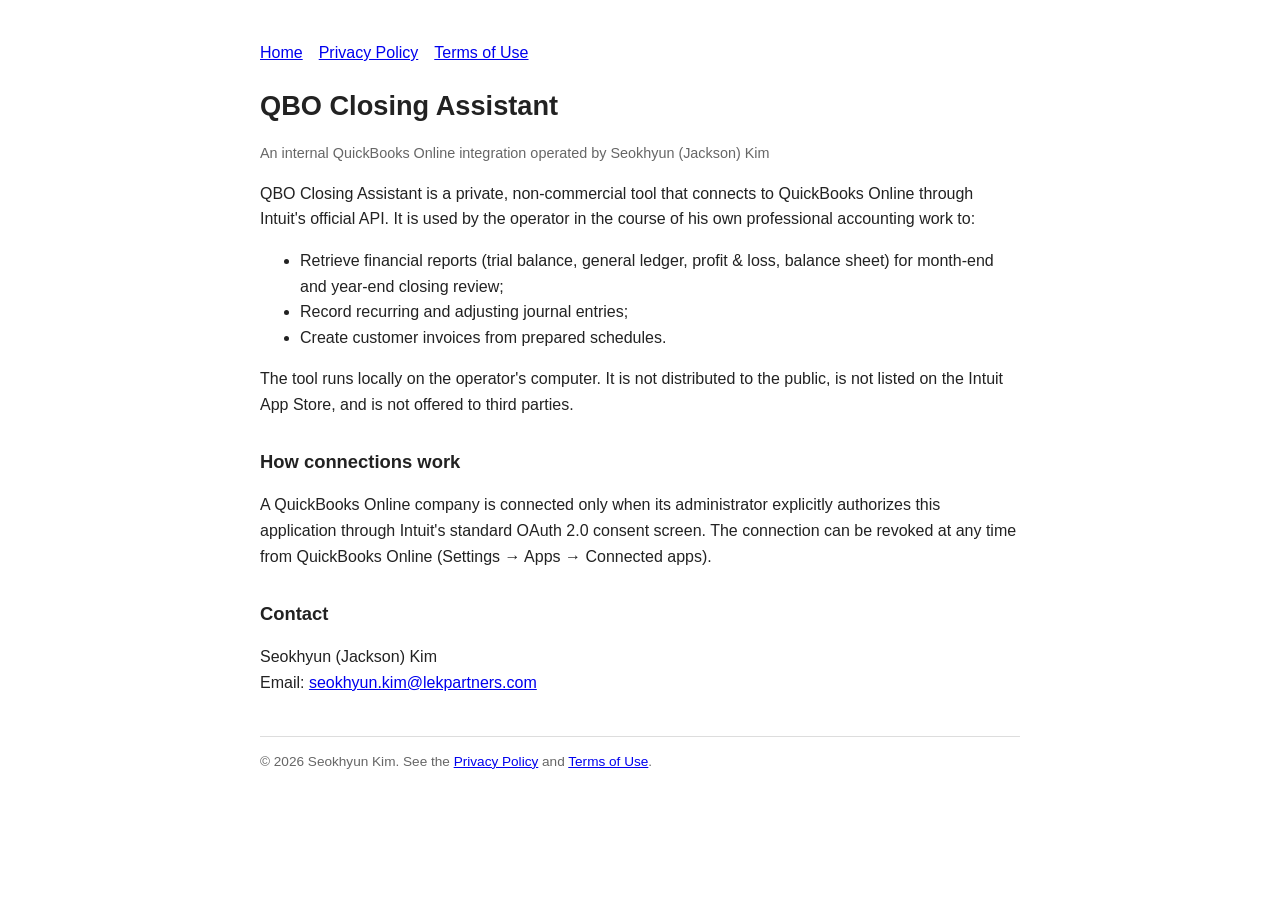
<file: index.html>
<!DOCTYPE html>
<html lang="en">
<head>
<meta charset="utf-8">
<meta name="viewport" content="width=device-width, initial-scale=1">
<title>QBO Closing Assistant</title>
<link rel="stylesheet" href="style.css">
</head>
<body>
<nav><a href="index.html">Home</a><a href="privacy.html">Privacy Policy</a><a href="eula.html">Terms of Use</a></nav>

<h1>QBO Closing Assistant</h1>
<p class="meta">An internal QuickBooks Online integration operated by Seokhyun (Jackson) Kim</p>

<p>QBO Closing Assistant is a private, non-commercial tool that connects to QuickBooks Online through Intuit's official API. It is used by the operator in the course of his own professional accounting work to:</p>
<ul>
  <li>Retrieve financial reports (trial balance, general ledger, profit &amp; loss, balance sheet) for month-end and year-end closing review;</li>
  <li>Record recurring and adjusting journal entries;</li>
  <li>Create customer invoices from prepared schedules.</li>
</ul>

<p>The tool runs locally on the operator's computer. It is not distributed to the public, is not listed on the Intuit App Store, and is not offered to third parties.</p>

<h2>How connections work</h2>
<p>A QuickBooks Online company is connected only when its administrator explicitly authorizes this application through Intuit's standard OAuth 2.0 consent screen. The connection can be revoked at any time from QuickBooks Online (Settings &rarr; Apps &rarr; Connected apps).</p>

<h2>Contact</h2>
<p>Seokhyun (Jackson) Kim<br>
Email: <a href="mailto:seokhyun.kim@lekpartners.com">seokhyun.kim@lekpartners.com</a></p>

<footer>&copy; 2026 Seokhyun Kim. See the <a href="privacy.html">Privacy Policy</a> and <a href="eula.html">Terms of Use</a>.</footer>
</body>
</html>
</file>
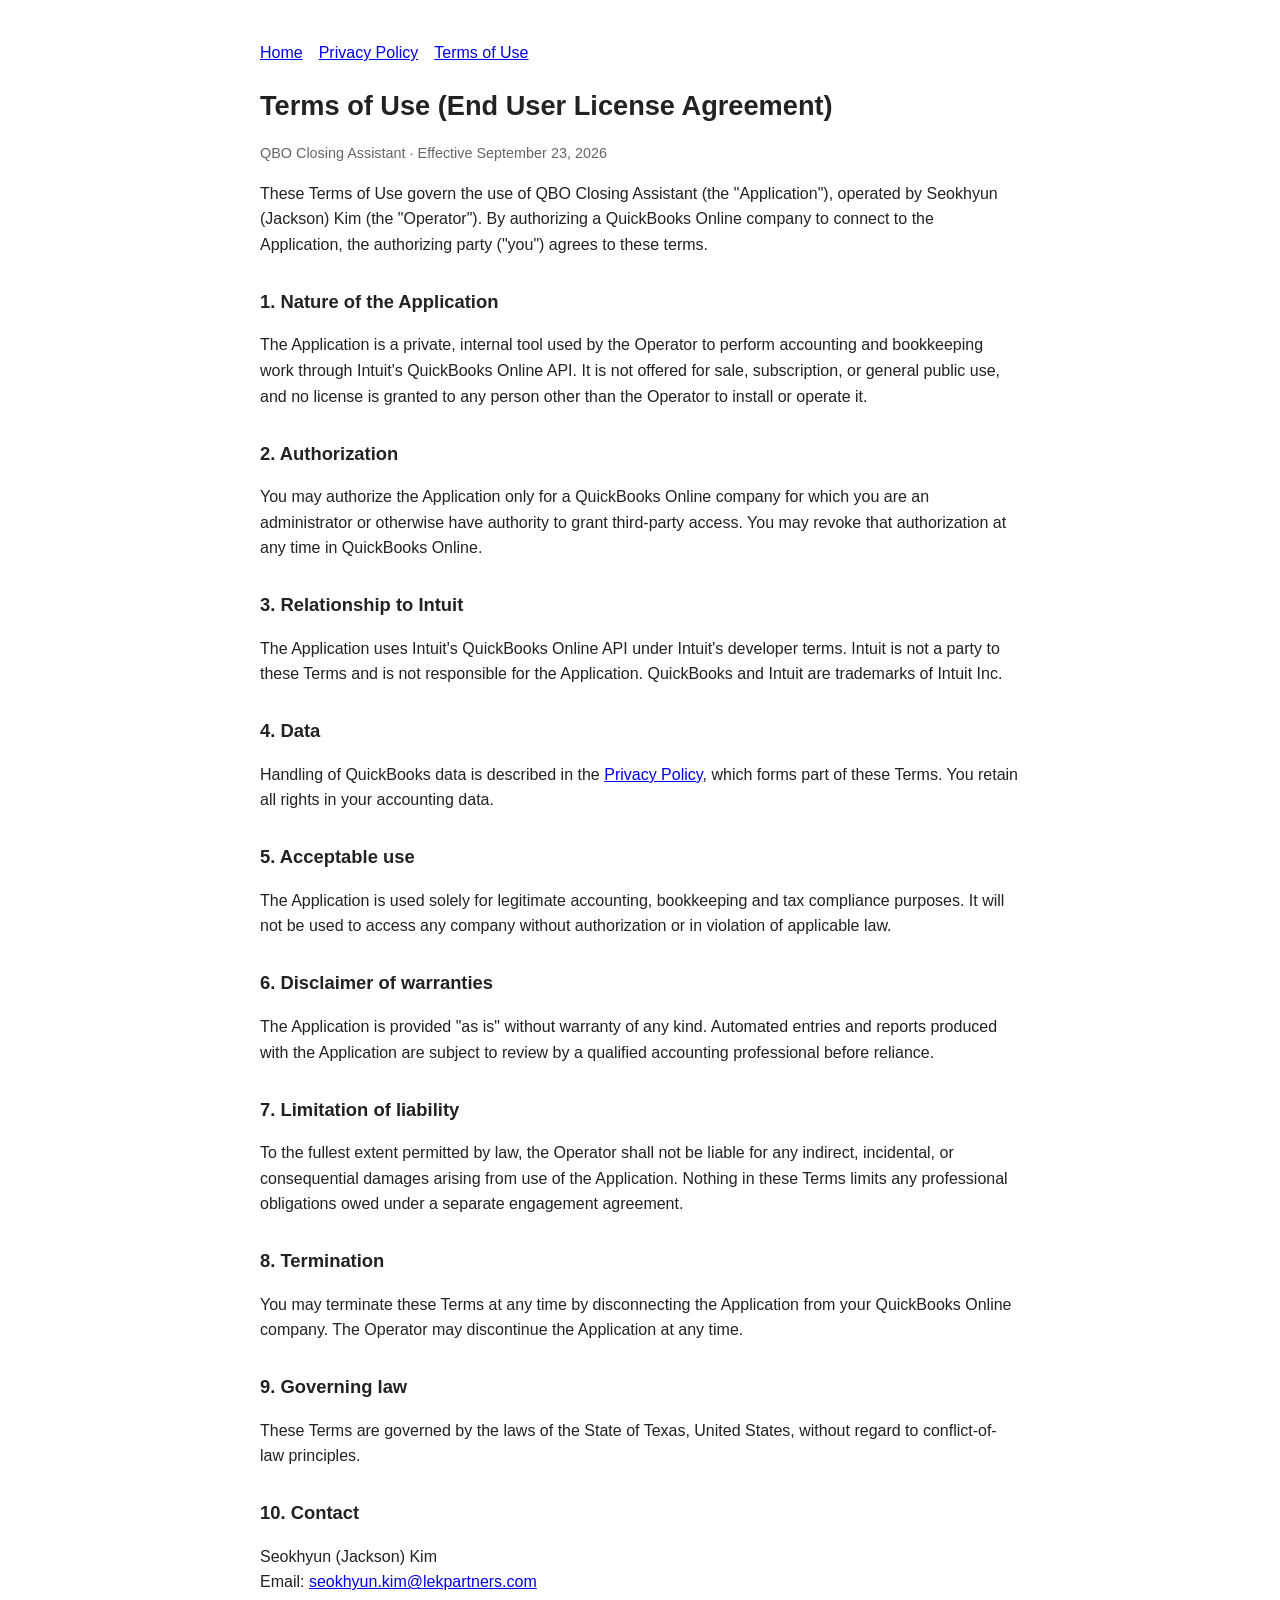
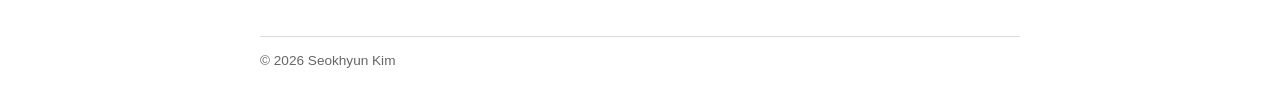
<file: eula.html>
<!DOCTYPE html>
<html lang="en">
<head>
<meta charset="utf-8">
<meta name="viewport" content="width=device-width, initial-scale=1">
<title>Terms of Use – QBO Closing Assistant</title>
<link rel="stylesheet" href="style.css">
</head>
<body>
<nav><a href="index.html">Home</a><a href="privacy.html">Privacy Policy</a><a href="eula.html">Terms of Use</a></nav>

<h1>Terms of Use (End User License Agreement)</h1>
<p class="meta">QBO Closing Assistant &middot; Effective September 23, 2026</p>

<p>These Terms of Use govern the use of QBO Closing Assistant (the "Application"), operated by Seokhyun (Jackson) Kim (the "Operator"). By authorizing a QuickBooks Online company to connect to the Application, the authorizing party ("you") agrees to these terms.</p>

<h2>1. Nature of the Application</h2>
<p>The Application is a private, internal tool used by the Operator to perform accounting and bookkeeping work through Intuit's QuickBooks Online API. It is not offered for sale, subscription, or general public use, and no license is granted to any person other than the Operator to install or operate it.</p>

<h2>2. Authorization</h2>
<p>You may authorize the Application only for a QuickBooks Online company for which you are an administrator or otherwise have authority to grant third-party access. You may revoke that authorization at any time in QuickBooks Online.</p>

<h2>3. Relationship to Intuit</h2>
<p>The Application uses Intuit's QuickBooks Online API under Intuit's developer terms. Intuit is not a party to these Terms and is not responsible for the Application. QuickBooks and Intuit are trademarks of Intuit Inc.</p>

<h2>4. Data</h2>
<p>Handling of QuickBooks data is described in the <a href="privacy.html">Privacy Policy</a>, which forms part of these Terms. You retain all rights in your accounting data.</p>

<h2>5. Acceptable use</h2>
<p>The Application is used solely for legitimate accounting, bookkeeping and tax compliance purposes. It will not be used to access any company without authorization or in violation of applicable law.</p>

<h2>6. Disclaimer of warranties</h2>
<p>The Application is provided "as is" without warranty of any kind. Automated entries and reports produced with the Application are subject to review by a qualified accounting professional before reliance.</p>

<h2>7. Limitation of liability</h2>
<p>To the fullest extent permitted by law, the Operator shall not be liable for any indirect, incidental, or consequential damages arising from use of the Application. Nothing in these Terms limits any professional obligations owed under a separate engagement agreement.</p>

<h2>8. Termination</h2>
<p>You may terminate these Terms at any time by disconnecting the Application from your QuickBooks Online company. The Operator may discontinue the Application at any time.</p>

<h2>9. Governing law</h2>
<p>These Terms are governed by the laws of the State of Texas, United States, without regard to conflict-of-law principles.</p>

<h2>10. Contact</h2>
<p>Seokhyun (Jackson) Kim<br>
Email: <a href="mailto:seokhyun.kim@lekpartners.com">seokhyun.kim@lekpartners.com</a></p>

<footer>&copy; 2026 Seokhyun Kim</footer>
</body>
</html>
</file>
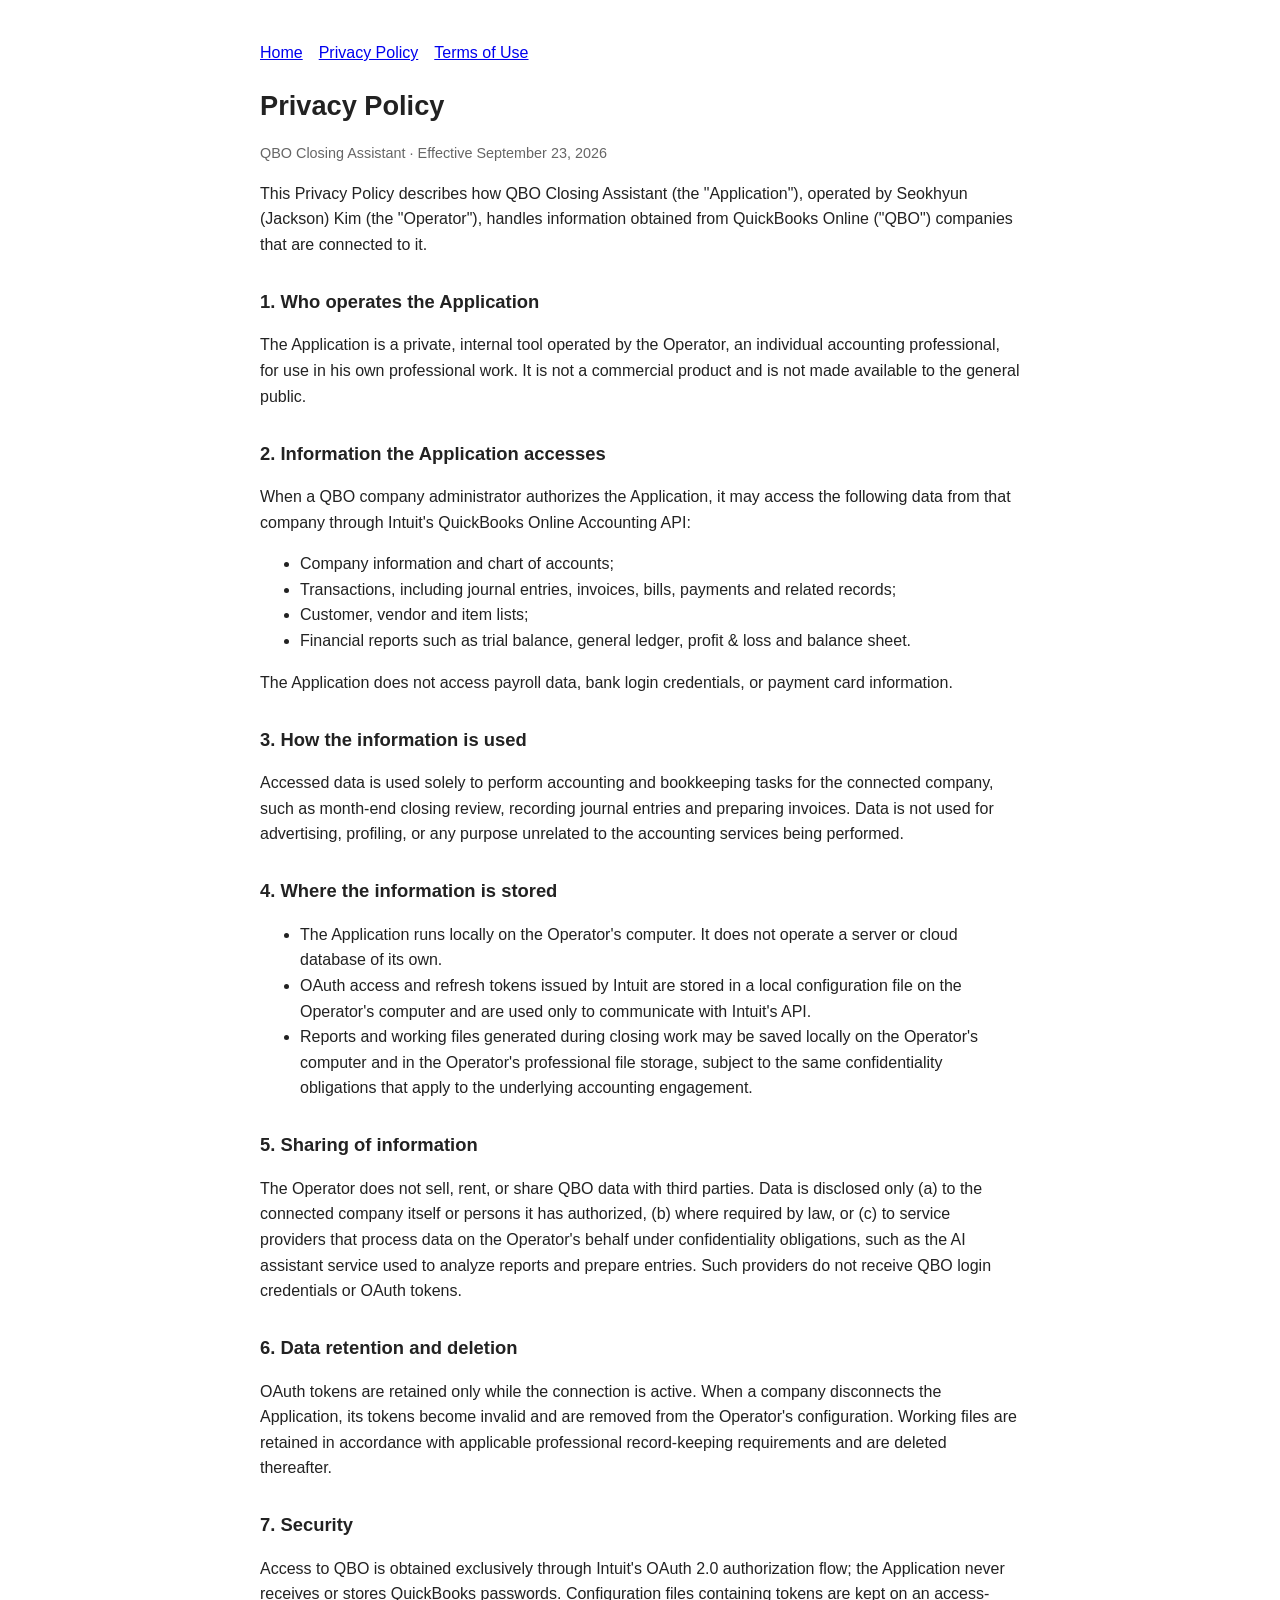
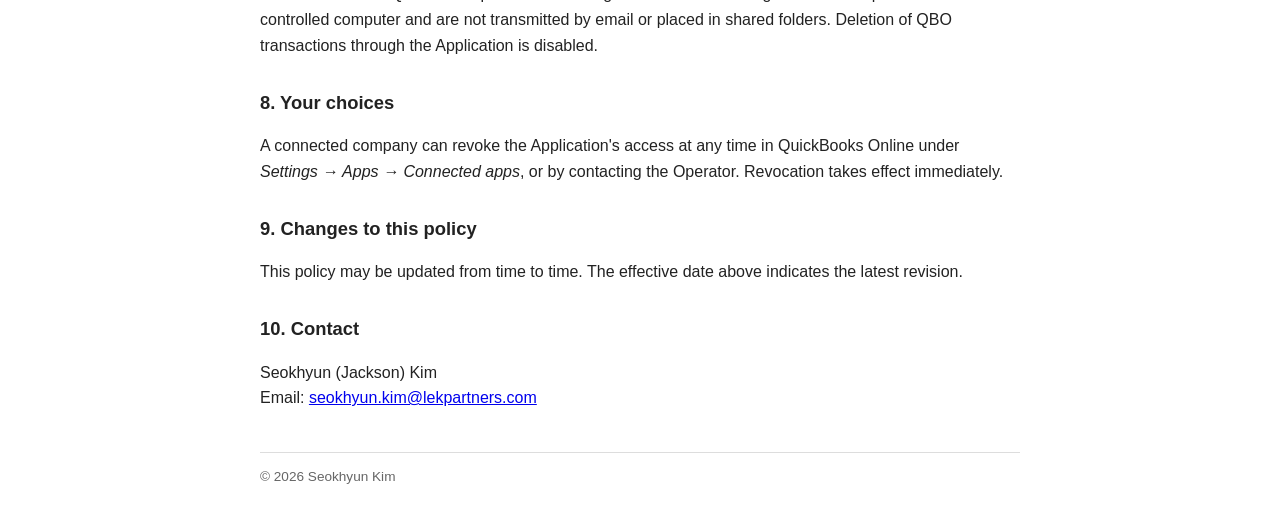
<file: privacy.html>
<!DOCTYPE html>
<html lang="en">
<head>
<meta charset="utf-8">
<meta name="viewport" content="width=device-width, initial-scale=1">
<title>Privacy Policy – QBO Closing Assistant</title>
<link rel="stylesheet" href="style.css">
</head>
<body>
<nav><a href="index.html">Home</a><a href="privacy.html">Privacy Policy</a><a href="eula.html">Terms of Use</a></nav>

<h1>Privacy Policy</h1>
<p class="meta">QBO Closing Assistant &middot; Effective September 23, 2026</p>

<p>This Privacy Policy describes how QBO Closing Assistant (the "Application"), operated by Seokhyun (Jackson) Kim (the "Operator"), handles information obtained from QuickBooks Online ("QBO") companies that are connected to it.</p>

<h2>1. Who operates the Application</h2>
<p>The Application is a private, internal tool operated by the Operator, an individual accounting professional, for use in his own professional work. It is not a commercial product and is not made available to the general public.</p>

<h2>2. Information the Application accesses</h2>
<p>When a QBO company administrator authorizes the Application, it may access the following data from that company through Intuit's QuickBooks Online Accounting API:</p>
<ul>
  <li>Company information and chart of accounts;</li>
  <li>Transactions, including journal entries, invoices, bills, payments and related records;</li>
  <li>Customer, vendor and item lists;</li>
  <li>Financial reports such as trial balance, general ledger, profit &amp; loss and balance sheet.</li>
</ul>
<p>The Application does not access payroll data, bank login credentials, or payment card information.</p>

<h2>3. How the information is used</h2>
<p>Accessed data is used solely to perform accounting and bookkeeping tasks for the connected company, such as month-end closing review, recording journal entries and preparing invoices. Data is not used for advertising, profiling, or any purpose unrelated to the accounting services being performed.</p>

<h2>4. Where the information is stored</h2>
<ul>
  <li>The Application runs locally on the Operator's computer. It does not operate a server or cloud database of its own.</li>
  <li>OAuth access and refresh tokens issued by Intuit are stored in a local configuration file on the Operator's computer and are used only to communicate with Intuit's API.</li>
  <li>Reports and working files generated during closing work may be saved locally on the Operator's computer and in the Operator's professional file storage, subject to the same confidentiality obligations that apply to the underlying accounting engagement.</li>
</ul>

<h2>5. Sharing of information</h2>
<p>The Operator does not sell, rent, or share QBO data with third parties. Data is disclosed only (a) to the connected company itself or persons it has authorized, (b) where required by law, or (c) to service providers that process data on the Operator's behalf under confidentiality obligations, such as the AI assistant service used to analyze reports and prepare entries. Such providers do not receive QBO login credentials or OAuth tokens.</p>

<h2>6. Data retention and deletion</h2>
<p>OAuth tokens are retained only while the connection is active. When a company disconnects the Application, its tokens become invalid and are removed from the Operator's configuration. Working files are retained in accordance with applicable professional record-keeping requirements and are deleted thereafter.</p>

<h2>7. Security</h2>
<p>Access to QBO is obtained exclusively through Intuit's OAuth 2.0 authorization flow; the Application never receives or stores QuickBooks passwords. Configuration files containing tokens are kept on an access-controlled computer and are not transmitted by email or placed in shared folders. Deletion of QBO transactions through the Application is disabled.</p>

<h2>8. Your choices</h2>
<p>A connected company can revoke the Application's access at any time in QuickBooks Online under <em>Settings &rarr; Apps &rarr; Connected apps</em>, or by contacting the Operator. Revocation takes effect immediately.</p>

<h2>9. Changes to this policy</h2>
<p>This policy may be updated from time to time. The effective date above indicates the latest revision.</p>

<h2>10. Contact</h2>
<p>Seokhyun (Jackson) Kim<br>
Email: <a href="mailto:seokhyun.kim@lekpartners.com">seokhyun.kim@lekpartners.com</a></p>

<footer>&copy; 2026 Seokhyun Kim</footer>
</body>
</html>
</file>
<file: style.css>
body{font-family:Segoe UI,Arial,sans-serif;max-width:760px;margin:40px auto;padding:0 20px;line-height:1.6;color:#222}
h1{font-size:1.7em;margin-bottom:.2em}h2{font-size:1.15em;margin-top:1.6em}
.meta{color:#666;font-size:.9em}nav a{margin-right:16px}footer{margin-top:3em;color:#666;font-size:.85em;border-top:1px solid #ddd;padding-top:1em}
</file>
